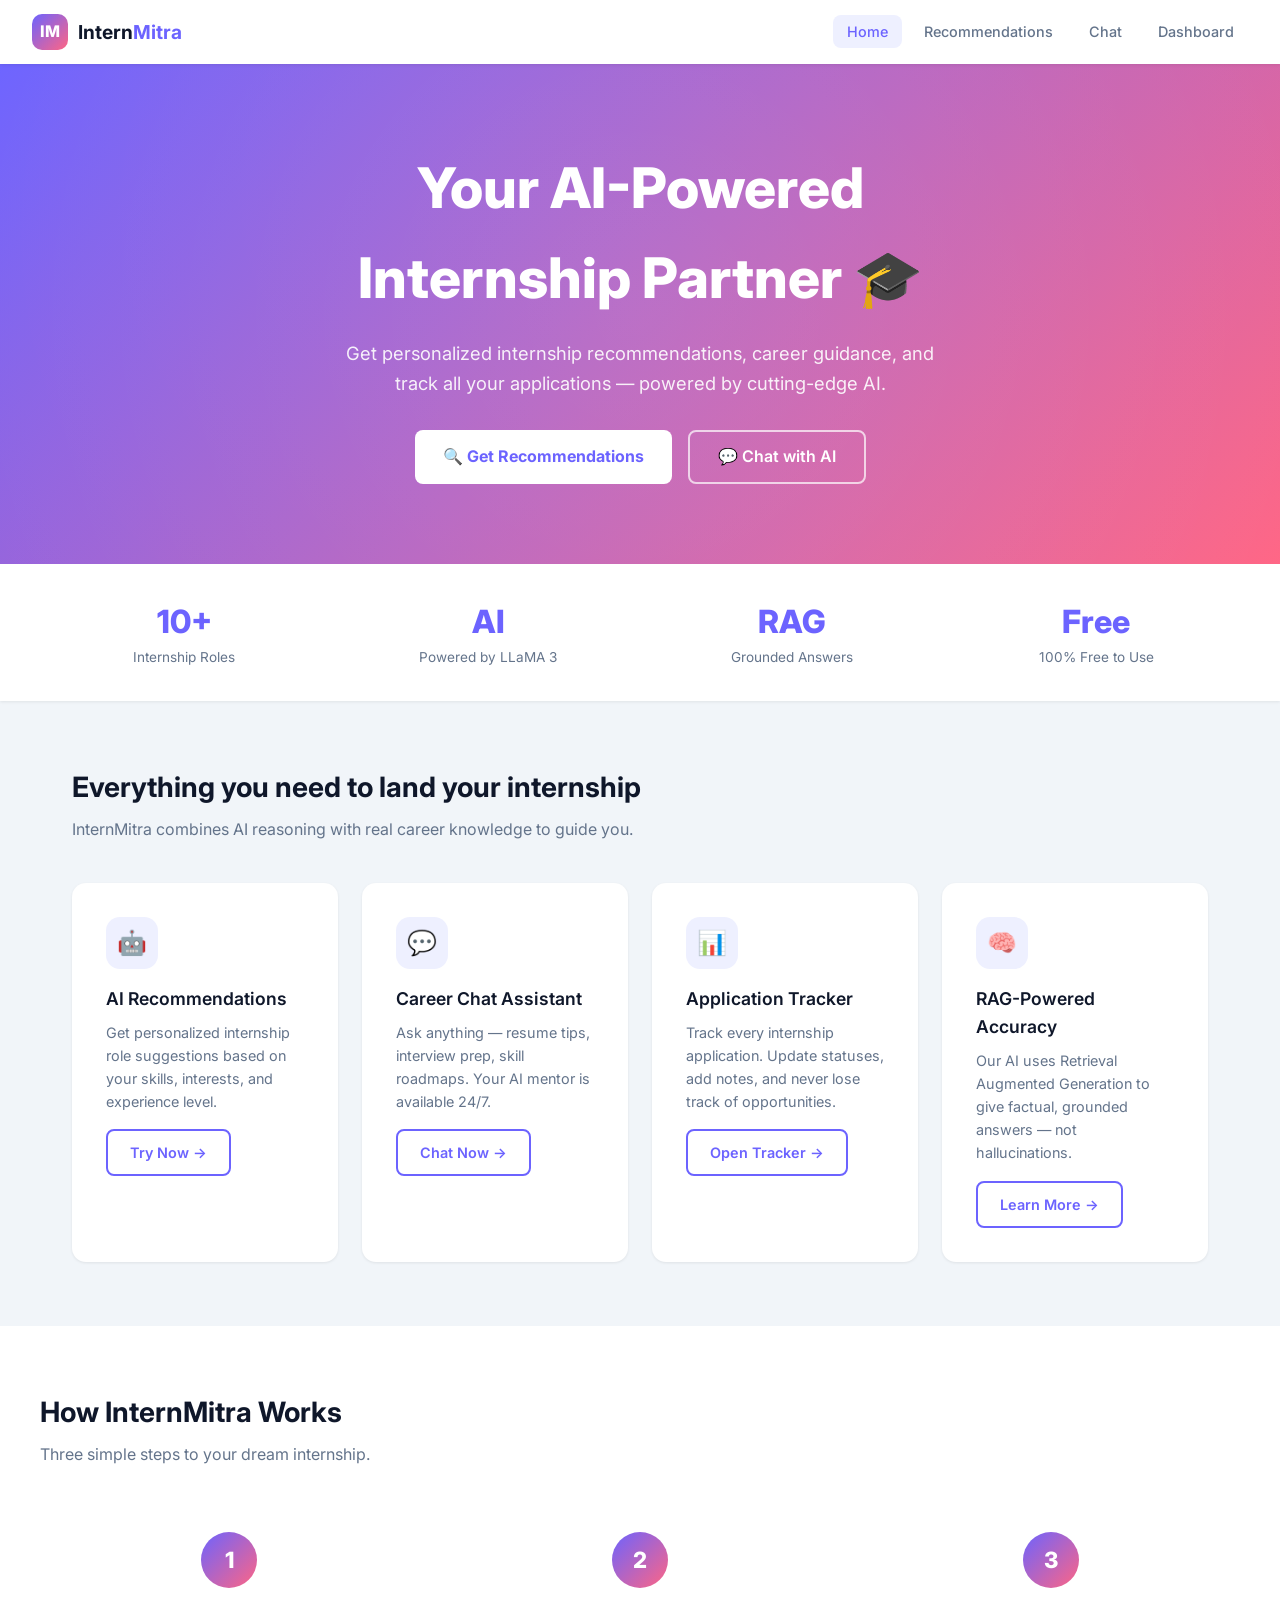
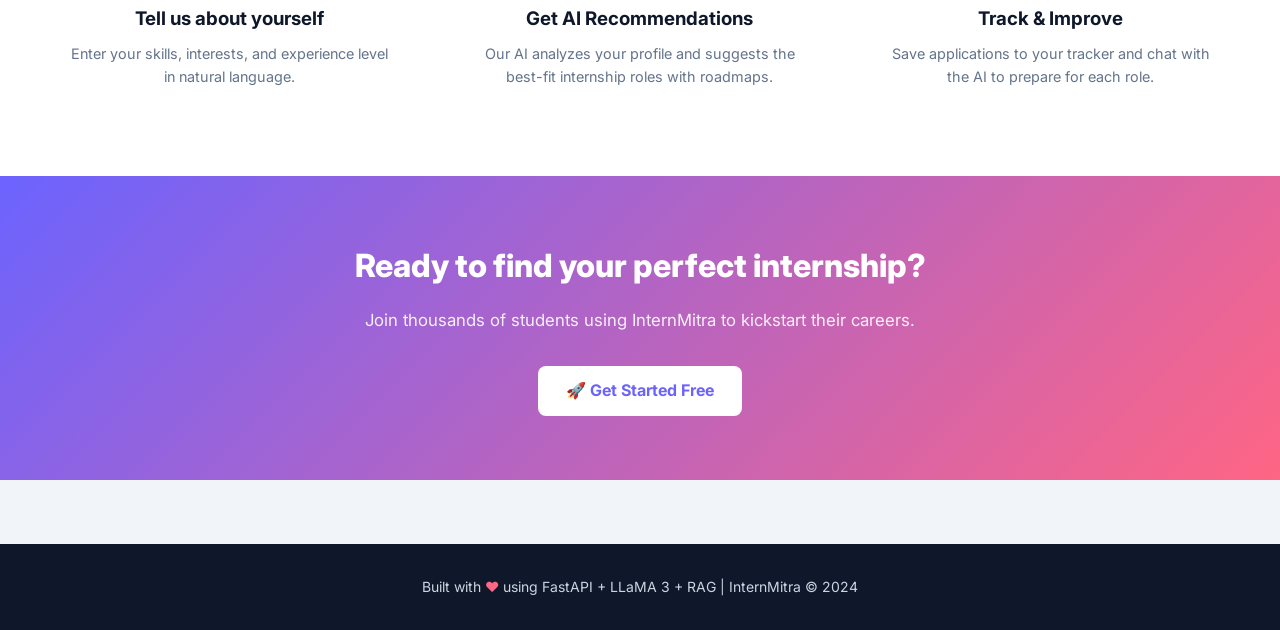
<file: frontend/index.html>
<!DOCTYPE html>
<html lang="en">
<head>
  <meta charset="UTF-8" />
  <meta name="viewport" content="width=device-width, initial-scale=1.0" />
  <title>InternMitra — AI Internship Assistant</title>
  <link rel="stylesheet" href="css/style.css" />
</head>
<body>

  <!-- ── Navigation ── -->
  <nav class="navbar">
    <a href="index.html" class="navbar-brand">
      <div class="logo">IM</div>
      <span>Intern<em>Mitra</em></span>
    </a>
    <ul class="nav-links">
      <li><a href="index.html" class="active">Home</a></li>
      <li><a href="pages/recommendations.html">Recommendations</a></li>
      <li><a href="pages/chat.html">Chat</a></li>
      <li><a href="pages/dashboard.html">Dashboard</a></li>
    </ul>
  </nav>

  <!-- ── Hero ── -->
  <section class="hero">
    <h1>Your AI-Powered<br/>Internship Partner 🎓</h1>
    <p>Get personalized internship recommendations, career guidance, and track all your applications — powered by cutting-edge AI.</p>
    <div class="hero-buttons">
      <a href="pages/recommendations.html" class="btn-white">🔍 Get Recommendations</a>
      <a href="pages/chat.html" class="btn-white-outline">💬 Chat with AI</a>
    </div>
  </section>

  <!-- ── Stats Bar ── -->
  <div style="background:white; padding: 2rem; box-shadow: var(--shadow-sm);">
    <div style="max-width:1200px; margin:0 auto; display:grid; grid-template-columns:repeat(auto-fit,minmax(150px,1fr)); gap:1rem; text-align:center;">
      <div>
        <div style="font-size:2rem; font-weight:800; color:var(--primary);">10+</div>
        <div style="color:var(--gray-500); font-size:0.85rem;">Internship Roles</div>
      </div>
      <div>
        <div style="font-size:2rem; font-weight:800; color:var(--primary);">AI</div>
        <div style="color:var(--gray-500); font-size:0.85rem;">Powered by LLaMA 3</div>
      </div>
      <div>
        <div style="font-size:2rem; font-weight:800; color:var(--primary);">RAG</div>
        <div style="color:var(--gray-500); font-size:0.85rem;">Grounded Answers</div>
      </div>
      <div>
        <div style="font-size:2rem; font-weight:800; color:var(--primary);">Free</div>
        <div style="color:var(--gray-500); font-size:0.85rem;">100% Free to Use</div>
      </div>
    </div>
  </div>

  <!-- ── Features ── -->
  <div class="section">
    <h2 class="section-title">Everything you need to land your internship</h2>
    <p class="section-subtitle">InternMitra combines AI reasoning with real career knowledge to guide you.</p>
    <div class="feature-grid">

      <div class="feature-card">
        <div class="feature-icon">🤖</div>
        <h3>AI Recommendations</h3>
        <p>Get personalized internship role suggestions based on your skills, interests, and experience level.</p>
        <a href="pages/recommendations.html" class="btn btn-outline" style="margin-top:1rem;">Try Now →</a>
      </div>

      <div class="feature-card">
        <div class="feature-icon">💬</div>
        <h3>Career Chat Assistant</h3>
        <p>Ask anything — resume tips, interview prep, skill roadmaps. Your AI mentor is available 24/7.</p>
        <a href="pages/chat.html" class="btn btn-outline" style="margin-top:1rem;">Chat Now →</a>
      </div>

      <div class="feature-card">
        <div class="feature-icon">📊</div>
        <h3>Application Tracker</h3>
        <p>Track every internship application. Update statuses, add notes, and never lose track of opportunities.</p>
        <a href="pages/dashboard.html" class="btn btn-outline" style="margin-top:1rem;">Open Tracker →</a>
      </div>

      <div class="feature-card">
        <div class="feature-icon">🧠</div>
        <h3>RAG-Powered Accuracy</h3>
        <p>Our AI uses Retrieval Augmented Generation to give factual, grounded answers — not hallucinations.</p>
        <a href="pages/chat.html" class="btn btn-outline" style="margin-top:1rem;">Learn More →</a>
      </div>

    </div>
  </div>

  <!-- ── How It Works ── -->
  <div style="background:white; padding: 4rem 2rem;">
    <div style="max-width:1200px; margin:0 auto;">
      <h2 class="section-title">How InternMitra Works</h2>
      <p class="section-subtitle">Three simple steps to your dream internship.</p>
      <div style="display:grid; grid-template-columns:repeat(auto-fit,minmax(220px,1fr)); gap:2rem; margin-top:2rem;">

        <div style="text-align:center; padding:1.5rem;">
          <div style="width:56px;height:56px;background:var(--gradient);border-radius:50%;display:flex;align-items:center;justify-content:center;color:white;font-size:1.4rem;font-weight:800;margin:0 auto 1rem;">1</div>
          <h3 style="font-weight:700;margin-bottom:0.5rem;">Tell us about yourself</h3>
          <p style="color:var(--gray-500);font-size:0.9rem;">Enter your skills, interests, and experience level in natural language.</p>
        </div>

        <div style="text-align:center; padding:1.5rem;">
          <div style="width:56px;height:56px;background:var(--gradient);border-radius:50%;display:flex;align-items:center;justify-content:center;color:white;font-size:1.4rem;font-weight:800;margin:0 auto 1rem;">2</div>
          <h3 style="font-weight:700;margin-bottom:0.5rem;">Get AI Recommendations</h3>
          <p style="color:var(--gray-500);font-size:0.9rem;">Our AI analyzes your profile and suggests the best-fit internship roles with roadmaps.</p>
        </div>

        <div style="text-align:center; padding:1.5rem;">
          <div style="width:56px;height:56px;background:var(--gradient);border-radius:50%;display:flex;align-items:center;justify-content:center;color:white;font-size:1.4rem;font-weight:800;margin:0 auto 1rem;">3</div>
          <h3 style="font-weight:700;margin-bottom:0.5rem;">Track & Improve</h3>
          <p style="color:var(--gray-500);font-size:0.9rem;">Save applications to your tracker and chat with the AI to prepare for each role.</p>
        </div>

      </div>
    </div>
  </div>

  <!-- ── CTA ── -->
  <div style="background:var(--gradient);padding:4rem 2rem;text-align:center;color:white;">
    <h2 style="font-size:2rem;font-weight:800;margin-bottom:1rem;">Ready to find your perfect internship?</h2>
    <p style="opacity:0.9;margin-bottom:2rem;font-size:1.05rem;">Join thousands of students using InternMitra to kickstart their careers.</p>
    <a href="pages/recommendations.html" class="btn-white">🚀 Get Started Free</a>
  </div>

  <!-- ── Footer ── -->
  <footer class="footer">
    <p>Built with <span>♥</span> using FastAPI + LLaMA 3 + RAG | InternMitra © 2024</p>
  </footer>

  <!-- Toast container -->
  <div class="toast-container" id="toastContainer"></div>
  <script src="js/main.js"></script>

</body>
</html>
</file>
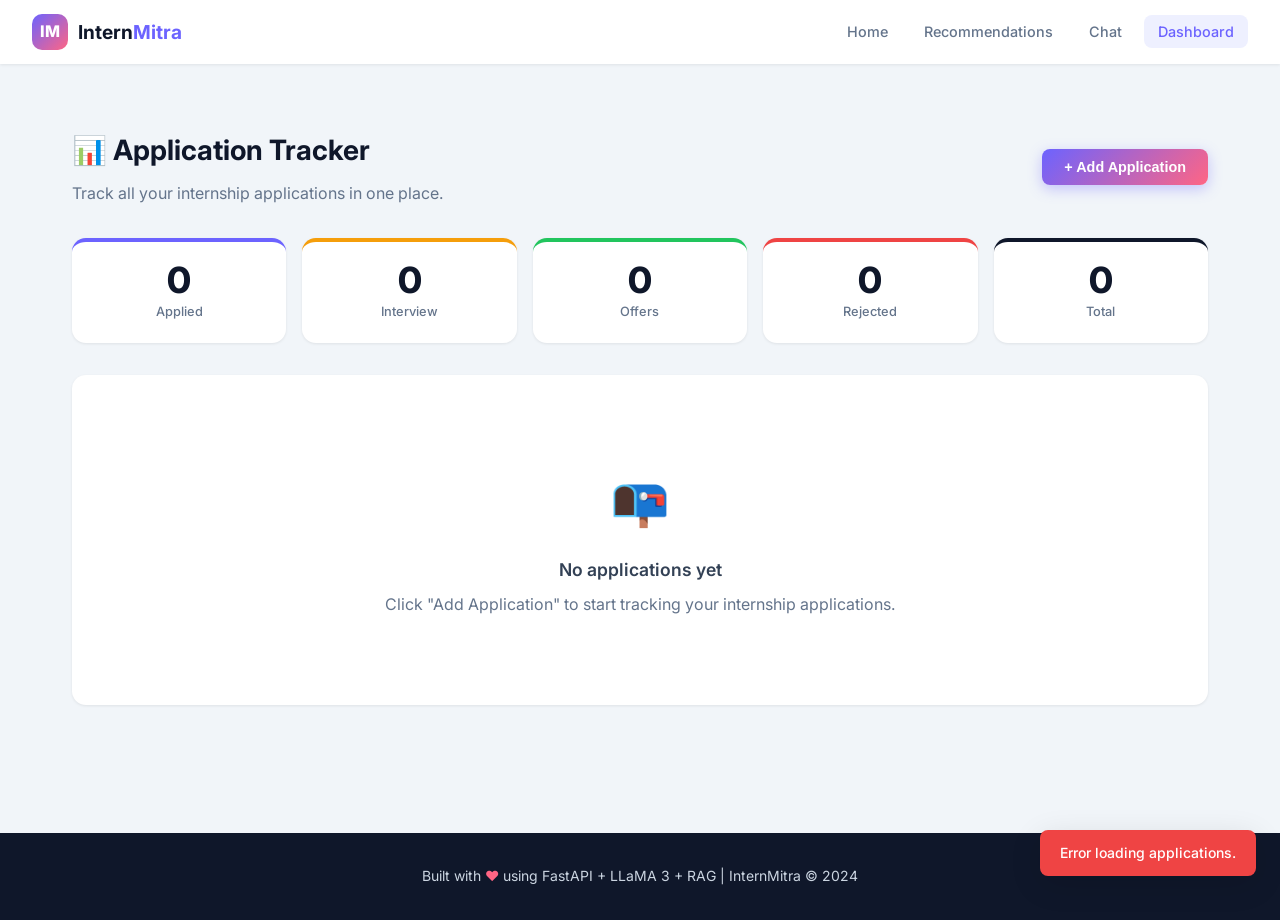
<file: frontend/pages/dashboard.html>
<!DOCTYPE html>
<html lang="en">
<head>
  <meta charset="UTF-8" />
  <meta name="viewport" content="width=device-width, initial-scale=1.0" />
  <title>Dashboard — InternMitra</title>
  <link rel="stylesheet" href="../css/style.css" />
  <link rel="stylesheet" href="../css/dashboard.css" />
</head>
<body>

  <!-- ── Navigation ── -->
  <nav class="navbar">
    <a href="../index.html" class="navbar-brand">
      <div class="logo">IM</div>
      <span>Intern<em>Mitra</em></span>
    </a>
    <ul class="nav-links">
      <li><a href="../index.html">Home</a></li>
      <li><a href="recommendations.html">Recommendations</a></li>
      <li><a href="chat.html">Chat</a></li>
      <li><a href="dashboard.html" class="active">Dashboard</a></li>
    </ul>
  </nav>

  <div class="section">

    <!-- ── Header ── -->
    <div style="display:flex;align-items:center;justify-content:space-between;margin-bottom:2rem;flex-wrap:wrap;gap:1rem;">
      <div>
        <h2 class="section-title">📊 Application Tracker</h2>
        <p style="color:var(--gray-500);">Track all your internship applications in one place.</p>
      </div>
      <button class="btn btn-primary" id="addAppBtn">+ Add Application</button>
    </div>

    <!-- ── Stats Grid ── -->
    <div class="stats-grid">
      <div class="stat-card applied">
        <div class="stat-number" id="statApplied">0</div>
        <div class="stat-label">Applied</div>
      </div>
      <div class="stat-card interview">
        <div class="stat-number" id="statInterview">0</div>
        <div class="stat-label">Interview</div>
      </div>
      <div class="stat-card offer">
        <div class="stat-number" id="statOffer">0</div>
        <div class="stat-label">Offers</div>
      </div>
      <div class="stat-card rejected">
        <div class="stat-number" id="statRejected">0</div>
        <div class="stat-label">Rejected</div>
      </div>
      <div class="stat-card" style="border-color:var(--dark);">
        <div class="stat-number" id="statTotal">0</div>
        <div class="stat-label">Total</div>
      </div>
    </div>

    <!-- ── Applications Table ── -->
    <div class="card" style="overflow-x:auto;">
      <div id="emptyState" class="empty-state">
        <div class="empty-icon">📭</div>
        <h3>No applications yet</h3>
        <p>Click "Add Application" to start tracking your internship applications.</p>
      </div>

      <table class="tracker-table" id="trackerTable" style="display:none;">
        <thead>
          <tr>
            <th>Company</th>
            <th>Role</th>
            <th>Status</th>
            <th>Applied Date</th>
            <th>Notes</th>
            <th>Actions</th>
          </tr>
        </thead>
        <tbody id="trackerBody"></tbody>
      </table>
    </div>

  </div>

  <!-- ── Add Application Modal ── -->
  <div class="modal-overlay" id="modalOverlay">
    <div class="modal">
      <div class="modal-header">
        <span class="modal-title">Add New Application</span>
        <button class="modal-close" id="closeModal">✕</button>
      </div>

      <div class="form-group">
        <label class="form-label">Company Name *</label>
        <input type="text" id="companyInput" class="form-control" placeholder="e.g. Google, Flipkart, Startup XYZ" />
      </div>

      <div class="form-group">
        <label class="form-label">Role / Position *</label>
        <input type="text" id="roleInput" class="form-control" placeholder="e.g. ML Intern, Frontend Developer Intern" />
      </div>

      <div class="form-group">
        <label class="form-label">Status</label>
        <select id="statusInput" class="form-control">
          <option value="Applied">Applied</option>
          <option value="Interview">Interview</option>
          <option value="Offer">Offer</option>
          <option value="Rejected">Rejected</option>
        </select>
      </div>

      <div class="form-group">
        <label class="form-label">Date Applied</label>
        <input type="date" id="dateInput" class="form-control" />
      </div>

      <div class="form-group">
        <label class="form-label">Notes</label>
        <textarea id="notesInput" class="form-control" rows="3"
          placeholder="Any notes about this application..."></textarea>
      </div>

      <div style="display:flex;gap:10px;justify-content:flex-end;">
        <button class="btn btn-ghost" id="cancelBtn">Cancel</button>
        <button class="btn btn-primary" id="saveAppBtn">Save Application</button>
      </div>
    </div>
  </div>

  <footer class="footer">
    <p>Built with <span>♥</span> using FastAPI + LLaMA 3 + RAG | InternMitra © 2024</p>
  </footer>

  <div class="toast-container" id="toastContainer"></div>
  <script src="../js/main.js"></script>
  <script src="../js/dashboard.js"></script>
</body>
</html>
</file>
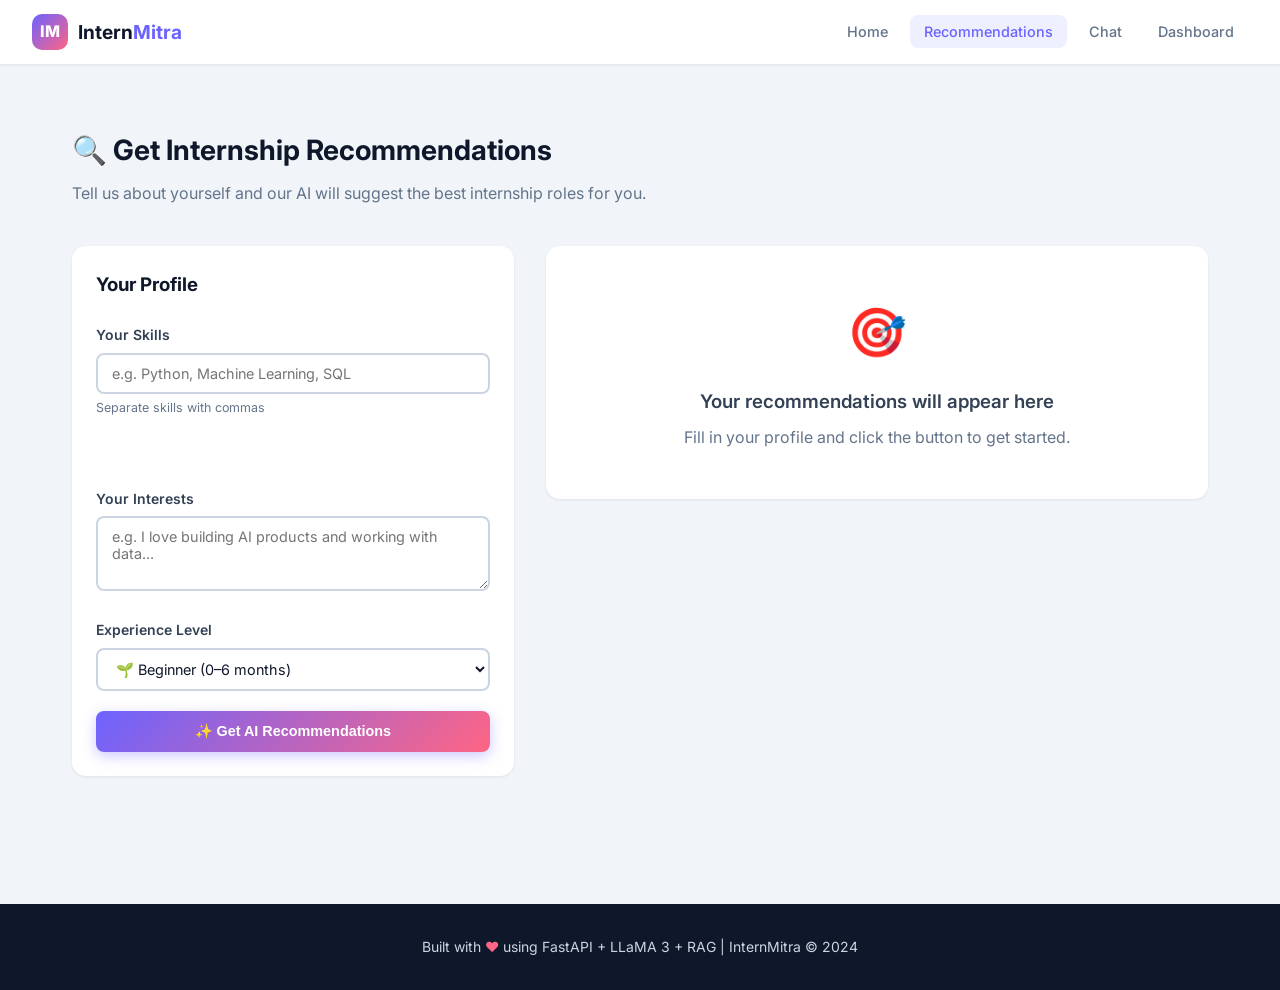
<file: frontend/pages/recommendations.html>
<!DOCTYPE html>
<html lang="en">
<head>
  <meta charset="UTF-8" />
  <meta name="viewport" content="width=device-width, initial-scale=1.0" />
  <title>Recommendations — InternMitra</title>
  <link rel="stylesheet" href="../css/style.css" />
</head>
<body>

  <!-- ── Navigation ── -->
  <nav class="navbar">
    <a href="../index.html" class="navbar-brand">
      <div class="logo">IM</div>
      <span>Intern<em>Mitra</em></span>
    </a>
    <ul class="nav-links">
      <li><a href="../index.html">Home</a></li>
      <li><a href="recommendations.html" class="active">Recommendations</a></li>
      <li><a href="chat.html">Chat</a></li>
      <li><a href="dashboard.html">Dashboard</a></li>
    </ul>
  </nav>

  <div class="section">
    <h2 class="section-title">🔍 Get Internship Recommendations</h2>
    <p class="section-subtitle">Tell us about yourself and our AI will suggest the best internship roles for you.</p>

    <div style="display:grid;grid-template-columns:1fr 1.5fr;gap:2rem;align-items:start;">

      <!-- ── Input Form ── -->
      <div class="card">
        <h3 style="font-weight:700;margin-bottom:1.5rem;color:var(--dark);">Your Profile</h3>

        <div class="form-group">
          <label class="form-label">Your Skills</label>
          <input type="text" id="skillsInput" class="form-control"
            placeholder="e.g. Python, Machine Learning, SQL" />
          <small style="color:var(--gray-500);font-size:0.78rem;">Separate skills with commas</small>
        </div>

        <!-- Skills Tags Display -->
        <div id="skillTags" style="display:flex;flex-wrap:wrap;gap:6px;margin-bottom:1rem;min-height:32px;"></div>

        <div class="form-group">
          <label class="form-label">Your Interests</label>
          <textarea id="interestsInput" class="form-control" rows="3"
            placeholder="e.g. I love building AI products and working with data..."></textarea>
        </div>

        <div class="form-group">
          <label class="form-label">Experience Level</label>
          <select id="experienceInput" class="form-control">
            <option value="beginner">🌱 Beginner (0–6 months)</option>
            <option value="intermediate">🚀 Intermediate (6 months – 1 year)</option>
            <option value="advanced">⭐ Advanced (1+ years)</option>
          </select>
        </div>

        <button class="btn btn-primary" id="getRecsBtn" style="width:100%;justify-content:center;padding:12px;">
          ✨ Get AI Recommendations
        </button>
      </div>

      <!-- ── Results Panel ── -->
      <div id="resultsPanel">

        <!-- Empty state -->
        <div id="emptyState" class="card" style="text-align:center;padding:3rem;">
          <div style="font-size:3rem;margin-bottom:1rem;">🎯</div>
          <h3 style="font-weight:600;color:var(--gray-700);">Your recommendations will appear here</h3>
          <p style="color:var(--gray-500);margin-top:0.5rem;">Fill in your profile and click the button to get started.</p>
        </div>

        <!-- Loading state (hidden) -->
        <div id="loadingState" class="card" style="text-align:center;padding:3rem;display:none;">
          <div class="spinner" style="width:40px;height:40px;margin:0 auto 1rem;"></div>
          <h3 style="font-weight:600;color:var(--gray-700);">Analyzing your profile...</h3>
          <p style="color:var(--gray-500);margin-top:0.5rem;">Our AI is finding the best matches for you.</p>
        </div>

        <!-- Results (hidden until loaded) -->
        <div id="resultsContent" style="display:none;">
          <!-- AI Advice Card -->
          <div class="card" id="adviceCard" style="margin-bottom:1.5rem;border-left:4px solid var(--primary);">
            <div style="display:flex;align-items:center;gap:8px;margin-bottom:0.75rem;">
              <span style="font-size:1.2rem;">🤖</span>
              <strong style="color:var(--dark);">AI Career Advice</strong>
            </div>
            <p id="adviceText" style="color:var(--gray-700);line-height:1.7;"></p>
          </div>

          <!-- Recommendation Cards -->
          <div id="recCards"></div>
        </div>

      </div>
    </div>
  </div>

  <footer class="footer">
    <p>Built with <span>♥</span> using FastAPI + LLaMA 3 + RAG | InternMitra © 2024</p>
  </footer>

  <div class="toast-container" id="toastContainer"></div>
  <script src="../js/main.js"></script>
  <script src="../js/recommendations.js"></script>
</body>
</html>
</file>
<file: frontend/css/style.css>
/* style.css - Global styles for InternMitra */
/* Clean, modern, responsive design */

/* ── Google Fonts ── */
@import url('https://fonts.googleapis.com/css2?family=Inter:wght@300;400;500;600;700;800&display=swap');

/* ── CSS Variables (easy to customize colors) ── */
:root {
  --primary: #6C63FF;
  --primary-dark: #5A52D5;
  --primary-light: #EEF0FF;
  --secondary: #FF6584;
  --success: #22C55E;
  --warning: #F59E0B;
  --danger: #EF4444;
  --dark: #0F172A;
  --gray-900: #1E293B;
  --gray-700: #334155;
  --gray-500: #64748B;
  --gray-300: #CBD5E1;
  --gray-100: #F1F5F9;
  --white: #FFFFFF;
  --gradient: linear-gradient(135deg, #6C63FF 0%, #FF6584 100%);
  --shadow-sm: 0 1px 3px rgba(0,0,0,0.08);
  --shadow-md: 0 4px 16px rgba(0,0,0,0.10);
  --shadow-lg: 0 8px 32px rgba(0,0,0,0.12);
  --radius: 14px;
  --radius-sm: 8px;
  --transition: all 0.25s ease;
}

/* ── Reset ── */
*, *::before, *::after {
  margin: 0;
  padding: 0;
  box-sizing: border-box;
}

html { scroll-behavior: smooth; }

body {
  font-family: 'Inter', sans-serif;
  background: var(--gray-100);
  color: var(--dark);
  line-height: 1.6;
  min-height: 100vh;
}

/* ── Navigation ── */
.navbar {
  background: var(--white);
  padding: 0 2rem;
  height: 64px;
  display: flex;
  align-items: center;
  justify-content: space-between;
  box-shadow: var(--shadow-sm);
  position: sticky;
  top: 0;
  z-index: 100;
}

.navbar-brand {
  display: flex;
  align-items: center;
  gap: 10px;
  text-decoration: none;
}

.navbar-brand .logo {
  width: 36px;
  height: 36px;
  background: var(--gradient);
  border-radius: 10px;
  display: flex;
  align-items: center;
  justify-content: center;
  color: white;
  font-weight: 800;
  font-size: 16px;
}

.navbar-brand span {
  font-size: 1.2rem;
  font-weight: 700;
  color: var(--dark);
}

.navbar-brand span em {
  font-style: normal;
  color: var(--primary);
}

.nav-links {
  display: flex;
  align-items: center;
  gap: 0.5rem;
  list-style: none;
}

.nav-links a {
  text-decoration: none;
  color: var(--gray-500);
  font-weight: 500;
  font-size: 0.9rem;
  padding: 8px 14px;
  border-radius: var(--radius-sm);
  transition: var(--transition);
}

.nav-links a:hover,
.nav-links a.active {
  color: var(--primary);
  background: var(--primary-light);
}

/* ── Buttons ── */
.btn {
  display: inline-flex;
  align-items: center;
  gap: 8px;
  padding: 10px 22px;
  border-radius: var(--radius-sm);
  font-size: 0.9rem;
  font-weight: 600;
  cursor: pointer;
  border: none;
  transition: var(--transition);
  text-decoration: none;
}

.btn-primary {
  background: var(--gradient);
  color: white;
  box-shadow: 0 4px 14px rgba(108,99,255,0.35);
}

.btn-primary:hover {
  transform: translateY(-2px);
  box-shadow: 0 6px 20px rgba(108,99,255,0.45);
}

.btn-outline {
  background: transparent;
  color: var(--primary);
  border: 2px solid var(--primary);
}

.btn-outline:hover {
  background: var(--primary-light);
}

.btn-ghost {
  background: var(--gray-100);
  color: var(--gray-700);
}

.btn-ghost:hover { background: var(--gray-300); }

.btn-danger {
  background: #FEE2E2;
  color: var(--danger);
}

.btn-danger:hover { background: var(--danger); color: white; }

/* ── Cards ── */
.card {
  background: var(--white);
  border-radius: var(--radius);
  padding: 1.5rem;
  box-shadow: var(--shadow-sm);
  transition: var(--transition);
}

.card:hover { box-shadow: var(--shadow-md); }

/* ── Hero Section ── */
.hero {
  background: var(--gradient);
  color: white;
  padding: 5rem 2rem;
  text-align: center;
  position: relative;
  overflow: hidden;
}

.hero::before {
  content: '';
  position: absolute;
  top: -50%;
  left: -50%;
  width: 200%;
  height: 200%;
  background: radial-gradient(circle, rgba(255,255,255,0.08) 0%, transparent 60%);
  animation: pulse 6s ease-in-out infinite;
}

@keyframes pulse {
  0%, 100% { transform: scale(1); }
  50% { transform: scale(1.1); }
}

.hero h1 {
  font-size: clamp(2rem, 5vw, 3.5rem);
  font-weight: 800;
  margin-bottom: 1rem;
  position: relative;
}

.hero p {
  font-size: 1.15rem;
  opacity: 0.9;
  max-width: 600px;
  margin: 0 auto 2rem;
  position: relative;
}

.hero-buttons {
  display: flex;
  gap: 1rem;
  justify-content: center;
  flex-wrap: wrap;
  position: relative;
}

.btn-white {
  background: white;
  color: var(--primary);
  font-weight: 700;
  padding: 12px 28px;
  border-radius: var(--radius-sm);
  text-decoration: none;
  transition: var(--transition);
  display: inline-flex;
  align-items: center;
  gap: 8px;
}

.btn-white:hover {
  transform: translateY(-2px);
  box-shadow: 0 8px 24px rgba(0,0,0,0.15);
}

.btn-white-outline {
  background: transparent;
  color: white;
  border: 2px solid rgba(255,255,255,0.7);
  font-weight: 600;
  padding: 12px 28px;
  border-radius: var(--radius-sm);
  text-decoration: none;
  transition: var(--transition);
}

.btn-white-outline:hover {
  background: rgba(255,255,255,0.15);
}

/* ── Section ── */
.section {
  padding: 4rem 2rem;
  max-width: 1200px;
  margin: 0 auto;
}

.section-title {
  font-size: 1.75rem;
  font-weight: 700;
  color: var(--dark);
  margin-bottom: 0.5rem;
}

.section-subtitle {
  color: var(--gray-500);
  margin-bottom: 2.5rem;
  font-size: 1rem;
}

/* ── Feature Grid ── */
.feature-grid {
  display: grid;
  grid-template-columns: repeat(auto-fit, minmax(250px, 1fr));
  gap: 1.5rem;
}

.feature-card {
  background: var(--white);
  border-radius: var(--radius);
  padding: 2rem;
  box-shadow: var(--shadow-sm);
  transition: var(--transition);
  border: 2px solid transparent;
}

.feature-card:hover {
  border-color: var(--primary);
  transform: translateY(-4px);
  box-shadow: var(--shadow-lg);
}

.feature-icon {
  width: 52px;
  height: 52px;
  border-radius: 14px;
  background: var(--primary-light);
  display: flex;
  align-items: center;
  justify-content: center;
  font-size: 1.5rem;
  margin-bottom: 1rem;
}

.feature-card h3 {
  font-size: 1.1rem;
  font-weight: 600;
  margin-bottom: 0.5rem;
  color: var(--dark);
}

.feature-card p {
  color: var(--gray-500);
  font-size: 0.9rem;
}

/* ── Forms ── */
.form-group {
  margin-bottom: 1.25rem;
}

.form-label {
  display: block;
  font-size: 0.875rem;
  font-weight: 600;
  color: var(--gray-700);
  margin-bottom: 0.4rem;
}

.form-control {
  width: 100%;
  padding: 10px 14px;
  border: 2px solid var(--gray-300);
  border-radius: var(--radius-sm);
  font-size: 0.9rem;
  font-family: 'Inter', sans-serif;
  color: var(--dark);
  transition: var(--transition);
  background: var(--white);
}

.form-control:focus {
  outline: none;
  border-color: var(--primary);
  box-shadow: 0 0 0 3px rgba(108,99,255,0.12);
}

/* ── Tags / Badges ── */
.badge {
  display: inline-flex;
  align-items: center;
  padding: 4px 10px;
  border-radius: 999px;
  font-size: 0.75rem;
  font-weight: 600;
}

.badge-primary { background: var(--primary-light); color: var(--primary); }
.badge-success { background: #DCFCE7; color: #16A34A; }
.badge-warning { background: #FEF3C7; color: #D97706; }
.badge-danger  { background: #FEE2E2; color: var(--danger); }
.badge-gray    { background: var(--gray-100); color: var(--gray-500); }

/* ── Loading Spinner ── */
.spinner {
  width: 24px;
  height: 24px;
  border: 3px solid var(--gray-300);
  border-top-color: var(--primary);
  border-radius: 50%;
  animation: spin 0.8s linear infinite;
  display: inline-block;
}

@keyframes spin {
  to { transform: rotate(360deg); }
}

/* ── Toast Notifications ── */
.toast-container {
  position: fixed;
  bottom: 24px;
  right: 24px;
  z-index: 9999;
  display: flex;
  flex-direction: column;
  gap: 8px;
}

.toast {
  background: var(--dark);
  color: white;
  padding: 12px 20px;
  border-radius: var(--radius-sm);
  font-size: 0.875rem;
  font-weight: 500;
  box-shadow: var(--shadow-lg);
  animation: slideIn 0.3s ease;
  max-width: 320px;
}

.toast.success { background: var(--success); }
.toast.error   { background: var(--danger); }

@keyframes slideIn {
  from { transform: translateX(100%); opacity: 0; }
  to   { transform: translateX(0);   opacity: 1; }
}

/* ── Footer ── */
.footer {
  background: var(--dark);
  color: var(--gray-300);
  text-align: center;
  padding: 2rem;
  font-size: 0.875rem;
  margin-top: 4rem;
}

.footer span { color: var(--secondary); }

/* ── Responsive ── */
@media (max-width: 768px) {
  .navbar { padding: 0 1rem; }
  .nav-links { gap: 0.25rem; }
  .nav-links a { padding: 6px 10px; font-size: 0.8rem; }
  .hero { padding: 3rem 1rem; }
  .section { padding: 2.5rem 1rem; }
}
</file>
<file: frontend/css/dashboard.css>
/* dashboard.css - Styles specific to the tracker dashboard */

.stats-grid {
  display: grid;
  grid-template-columns: repeat(auto-fit, minmax(150px, 1fr));
  gap: 1rem;
  margin-bottom: 2rem;
}

.stat-card {
  background: var(--white);
  border-radius: var(--radius);
  padding: 1.25rem;
  text-align: center;
  box-shadow: var(--shadow-sm);
  border-top: 4px solid var(--primary);
}

.stat-card.applied  { border-color: var(--primary); }
.stat-card.interview{ border-color: var(--warning); }
.stat-card.offer    { border-color: var(--success); }
.stat-card.rejected { border-color: var(--danger);  }

.stat-number {
  font-size: 2.25rem;
  font-weight: 800;
  color: var(--dark);
  line-height: 1;
}

.stat-label {
  font-size: 0.8rem;
  color: var(--gray-500);
  font-weight: 500;
  margin-top: 4px;
}

/* ── Tracker Table ── */
.tracker-table {
  width: 100%;
  border-collapse: collapse;
  font-size: 0.9rem;
}

.tracker-table th {
  background: var(--gray-100);
  padding: 12px 16px;
  text-align: left;
  font-weight: 600;
  color: var(--gray-700);
  font-size: 0.8rem;
  text-transform: uppercase;
  letter-spacing: 0.05em;
}

.tracker-table td {
  padding: 14px 16px;
  border-bottom: 1px solid var(--gray-100);
  color: var(--gray-700);
  vertical-align: middle;
}

.tracker-table tr:hover td {
  background: var(--gray-100);
}

/* ── Status Select ── */
.status-select {
  border: none;
  border-radius: 999px;
  padding: 4px 12px;
  font-size: 0.75rem;
  font-weight: 600;
  cursor: pointer;
  appearance: none;
  -webkit-appearance: none;
}

.status-Applied   { background: #EEF0FF; color: #6C63FF; }
.status-Interview { background: #FEF3C7; color: #D97706; }
.status-Offer     { background: #DCFCE7; color: #16A34A; }
.status-Rejected  { background: #FEE2E2; color: #EF4444; }

/* ── Add Application Modal ── */
.modal-overlay {
  position: fixed;
  inset: 0;
  background: rgba(15,23,42,0.5);
  z-index: 1000;
  display: flex;
  align-items: center;
  justify-content: center;
  padding: 1rem;
  backdrop-filter: blur(4px);
  opacity: 0;
  pointer-events: none;
  transition: opacity 0.25s ease;
}

.modal-overlay.active {
  opacity: 1;
  pointer-events: all;
}

.modal {
  background: var(--white);
  border-radius: var(--radius);
  padding: 2rem;
  width: 100%;
  max-width: 480px;
  box-shadow: var(--shadow-lg);
  transform: translateY(20px);
  transition: transform 0.25s ease;
}

.modal-overlay.active .modal {
  transform: translateY(0);
}

.modal-header {
  display: flex;
  align-items: center;
  justify-content: space-between;
  margin-bottom: 1.5rem;
}

.modal-title {
  font-size: 1.2rem;
  font-weight: 700;
  color: var(--dark);
}

.modal-close {
  background: var(--gray-100);
  border: none;
  width: 32px;
  height: 32px;
  border-radius: 8px;
  cursor: pointer;
  font-size: 1rem;
  display: flex;
  align-items: center;
  justify-content: center;
  transition: var(--transition);
}

.modal-close:hover { background: var(--gray-300); }

/* ── Empty State ── */
.empty-state {
  text-align: center;
  padding: 4rem 2rem;
  color: var(--gray-500);
}

.empty-state .empty-icon {
  font-size: 3rem;
  margin-bottom: 1rem;
}

.empty-state h3 {
  font-size: 1.1rem;
  font-weight: 600;
  color: var(--gray-700);
  margin-bottom: 0.5rem;
}
</file>
